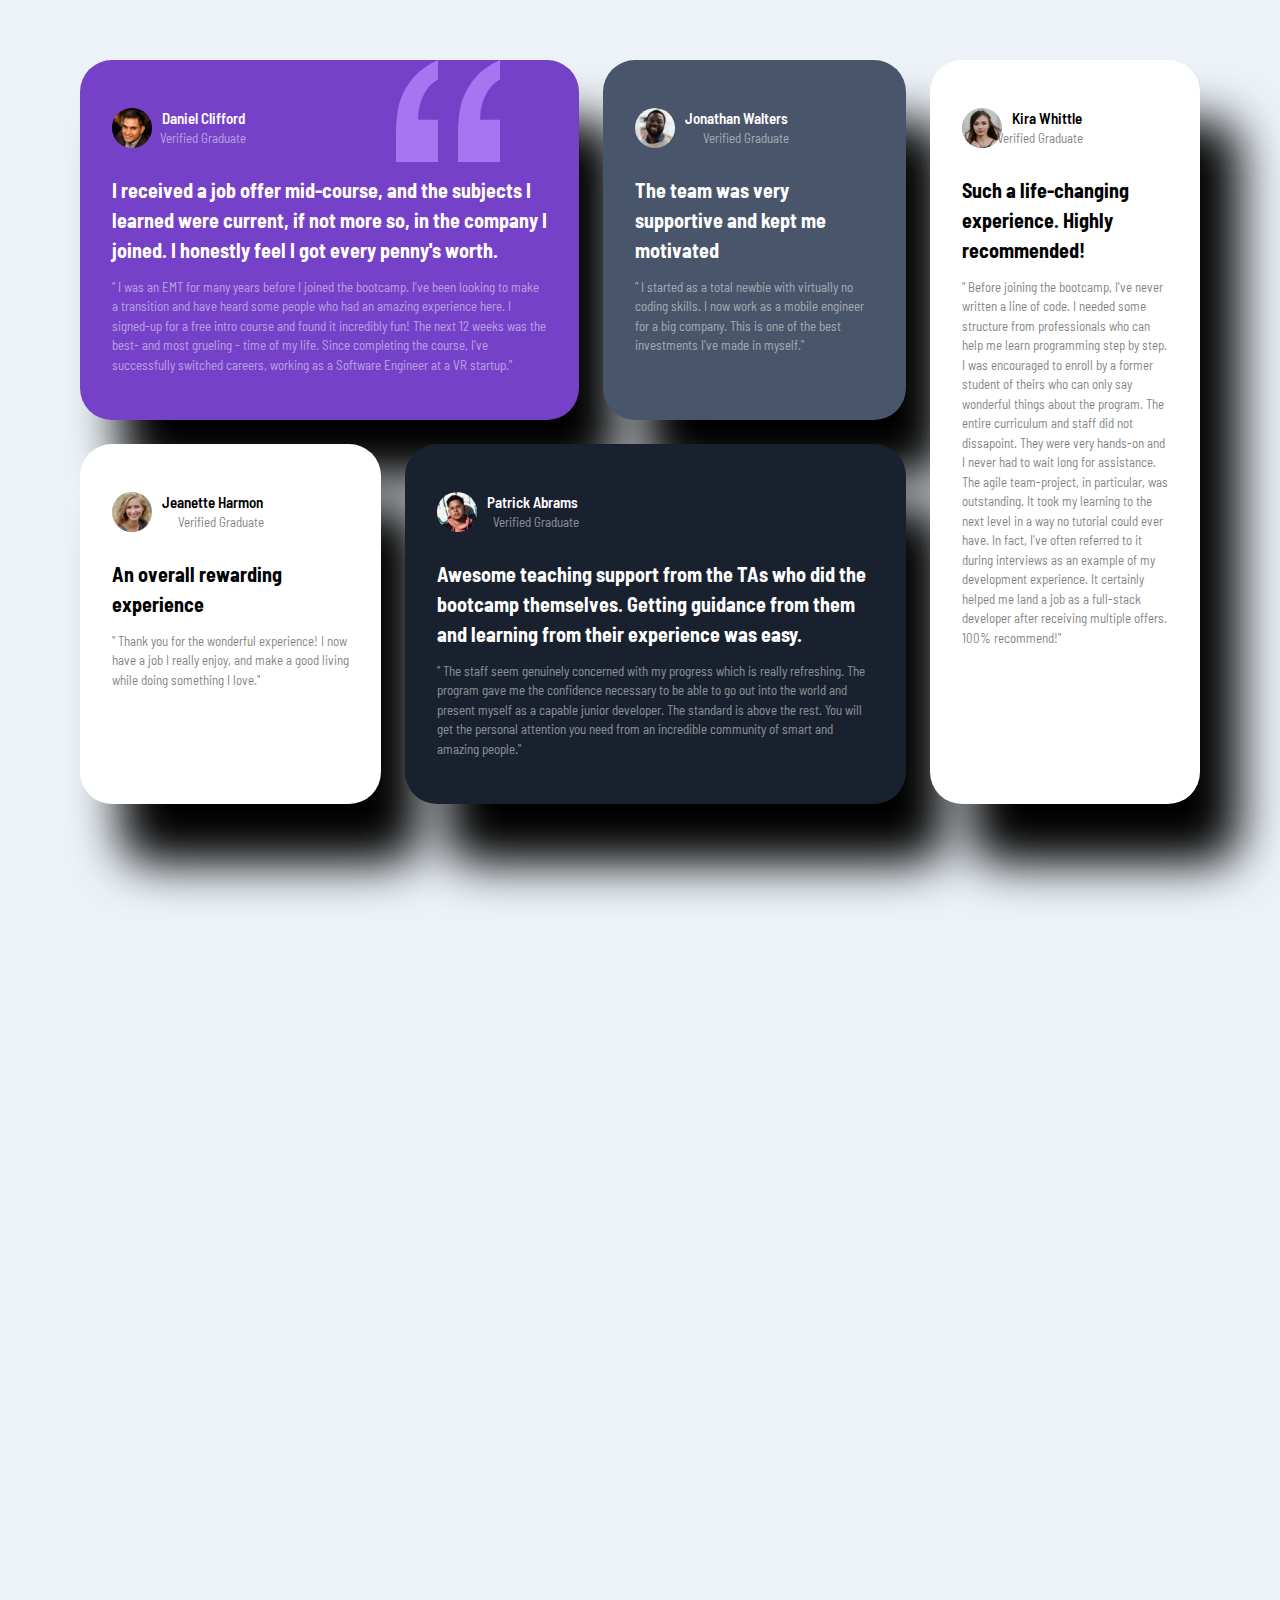
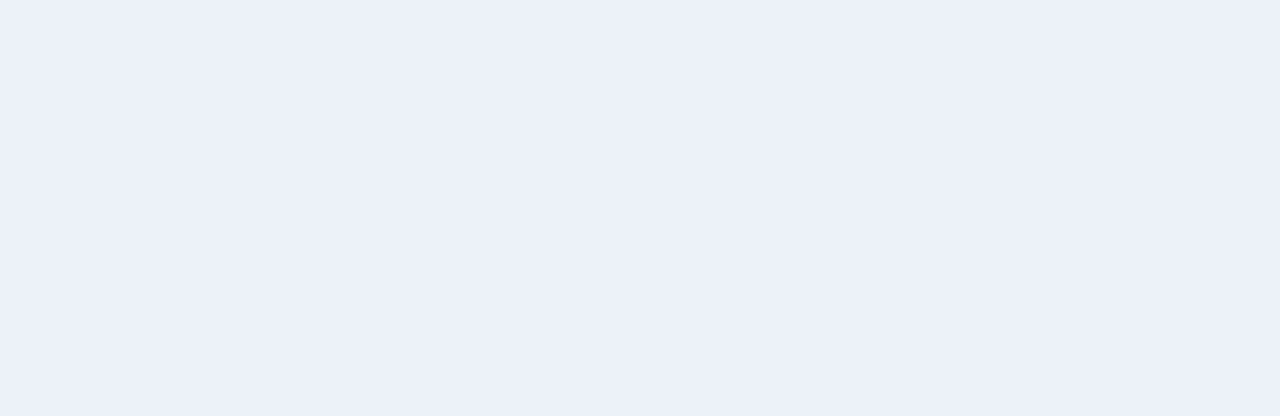
<file: index.html>
<!DOCTYPE html>
<html lang="en">
<head><!--Meta data-->
	<meta charset="UTF-8">
	<meta name="viewport" content="width=device-width, initial-scale=1.0">
	
	<link rel="stylesheet" href="TestimonialsGridSection.css" />
	<link rel="icon" href="favicon-32x32.png"/>
	<link rel="preconnect" href="https://fonts.googleapis.com">
	<link rel="preconnect" href="https://fonts.gstatic.com" crossorigin>
	<link href="https://fonts.googleapis.com/css2?family=Barlow+Semi+Condensed:wght@500;600&display=swap"
rel="stylesheet">

	<title>Frontend Mentor | Testimonial Grid-Jesse</title>
</head>
<body>
  <main><!--Main content-->
  	<article class="testimonials grid1">
  		<div class="grid-head">
  			<img src="image-daniel.jpg" class="avatar avatar-border" />
  			<p class="name name-white">Daniel Clifford</p>
  			<p class="status status-white">Verified Graduate</p>
  		</div>
  		<div class="grid-body">
  			<h3 class="heading gH-white">I received a job offer mid-course, and the subjects I learned
  			were current, if not more so, in the company I joined. I honestly feel I got 
  			every penny's worth.</h3>
  			<p class="details gD-white">" I was an EMT for many years before I joined the bootcamp. I've 
  			been looking to make a transition and have heard some people who had an amazing
  			experience here. I signed-up for a free intro course and found it incredibly
  			fun! The next 12 weeks was the best- and most grueling - time of my life. Since 
  			completing the course, I've successfully switched careers, working as a Software
  			Engineer at a VR startup."</p>
  		</div>
  	</article>
  	<article class="testimonials grid2">
    	<div class="grid-head">
    		<img src="image-jonathan.jpg" class="avatar avatar-border" />
    		<p class="name name-white">Jonathan Walters</p>
    		<p class="status status-white">Verified Graduate</p>
    	</div>
    	<div class="grid-body">
    		<h3 class="heading gH-white">The team was very supportive and kept me motivated</h3>
      	<p class="details gD-white">" I started as a total newbie with virtually no coding skills.
      	I now work as a mobile engineer for a big company. This is one of the best
      	investments I've made in myself."</p>
      </div>
    </article>
    <article class="testimonials grid3">
    	<div class="grid-head">
    		<img src="image-jeanette.jpg" class="avatar" />
      	<p class="name">Jeanette Harmon</p>
      	<p class="status">Verified Graduate</p>
      </div>
      <div class="grid-body">
      	<h3 class="heading">An overall rewarding experience</h3>
      	<p class="details">" Thank you for the wonderful experience! I now have a job
      	I really enjoy, and make a good living while doing something I love."</p>
      </div>
    </article>
    <article class="testimonials grid4">
  		<div class="grid-head">
  			<img src="image-patrick.jpg" class="avatar avatar-border" />
  			<p class="name name-white">Patrick Abrams</p>
  			<p class="status status-white">Verified Graduate</p>
  		</div>
  		<div class="grid-body">
      	<h3 class="heading gH-white">Awesome teaching support from the TAs who did the bootcamp
      	themselves. Getting guidance from them and learning from their experience was
      	easy.</h3>
      	<p class="details gD-white">" The staff seem genuinely concerned with my progress which 
      	is really refreshing. The program gave me the confidence necessary to be 
      	able to go out into the world and present myself as a capable junior 
      	developer. The standard is above the rest. You will get the personal 
      	attention you need from an incredible community of smart and amazing
      	people."</p>
      </div>
  	</article>
  	<article class="testimonials grid5">
    	<div class="grid-head">
    		<img src="image-kira.jpg" class="avatar avatar-border" />
    		<p class="name">Kira Whittle</p>
    		<p class="status">Verified Graduate</p>
    	</div>
    	<div class="grid-body">
      	<h3 class="heading">Such a life-changing experience. Highly recommended!</h3>
      	<p class="details">" Before joining the bootcamp, I've never written a line of
      	code. I needed some structure from professionals who can help me learn
      	programming step by step. I was encouraged to enroll by a former student of
      	theirs who can only say wonderful things about the program. The entire
      	curriculum and staff did not dissapoint. They were very hands-on and I 
      	never had to wait long for assistance. The agile team-project, in particular,
      	was outstanding. It took my learning to the next level in a way no tutorial
      	could ever have. In fact, I've often referred to it during interviews as
      	an example of my development experience. It certainly helped me land a 
      	job as a full-stack developer after receiving multiple offers. 100% 
      	recommend!"</p>
      </div>
  	</article>
	</main>
</body>
</html>
</file>
<file: TestimonialsGridSection.css>
/*Page specs*/
* {
	box-sizing: border-box;
}
html:focus-within {
	scroll-behavior: smooth;	
}
/*Box specs*/
body {
	min-height: 100vh;
	text-rendering: optimizeSpeed;
	line-height: 1.5;
	font-family: "Barlow Semi Condensed", sans-serif;
	font-size: 13px;
	justify-content: center;
	align-items: center;
	background-color: hsl(210, 46%, 95%);
	padding: 20px;
}
/*Grid specs*/
main {
	display: grid;
	grid-auto-flow: row;
	grid-template-rows: repeat(5, 1fr);
	grid-template-columns: 1fr;
	gap: 1.5rem;
	padding-block: 2rem;
	width: min(95%, 70rem);
	max-width: 1150px;
	margin-inline: auto;
}
/*Box elements*/
.testimonials {
	display: flex;
	flex-flow: column;
	font-size: var(--fs-400);
	box-shadow: 2.5rem 3.75rem 3rem;
	border-radius: 0.5rem; 
	padding: 30px 40px;
	grid-column: auto;
	grid-row: auto;
}
.grid-head {
   display: flex;
   align-items: center;
   justify-content: flex-start;
	margin-bottom: 10px;
}
.avatar {
	width: 40px;
	height: 40px;
	border-radius: 50%;
	margin-right: 10px;
	position: relative;
	top: 10px;
}
.name {
	font-weight: 600;
	font-size: 15px;
	white-space: nowrap;
}
.status {
	opacity: 0.5;
	position: relative;
	top: 20px;
	right: 85px;
	white-space: nowrap;
}
.heading {
	margin-bottom: 10px;
	font-size: 20px;
}
.details {
	line-height: 1.5;
	opacity: 0.5;
}
.grid1 {
	background-color: hsl(263, 55%, 52%);
	background-image: URL("bg-pattern-quotation.svg");
	background-repeat: no-repeat;
	background-position: 80% 0;
}
.avatar1 {
	border: hsl(257,48%,58%);
}
.grid2 {
	background-color: hsl(217, 19%, 35%);
}
.avatar2 {
	border: 2px solid lightgray;
}
.grid3 {
	background-color: white;
}
.grid4 {
	background-color: hsl(219, 29%, 14%);
}
.avatar4 {
	border: 2px solid hsl(257,48%,58%);
}
.grid5 {
	background-color: white;
}
.name-white, .status-white {
	color: white;
}
h3.gH-white {
	color: white;
}
p.gD-white {
	color: white;
	opacity: 0.5;
}
.grid-body {
	grid-row: 1;
	grid-column: 1;
}
/*Desktop properties*/
@media (min-width: 50em) {
	main {
		display: grid;
		gap: 1.5rem;
		grid-template-columns: repeat(4, 1fr);
		width: min(95%, 70rem);
		margin-inline: auto;
	}
	
	.testimonials {
		font-size: var(--fs-400);
		padding: 2rem;
		border-radius: 2rem;
		box-shadow: 2.5rem 3.75rem 3rem;
		flex-direction: column;
	}
	
	.grid1 {
		grid-column: span 2;
	}
	
	.grid2 {
	 	grid-column: 3/4;    
	}
	
	.grid3 {
	   grid-row: 2/3;
	   grid-column: 1/2;
	}
	
	.grid4 {
		grid-column: span 2;
	}
	
	.grid5 {
		grid-column: 4;
		grid-row: 1 / span 2;
	}
}
</file>
